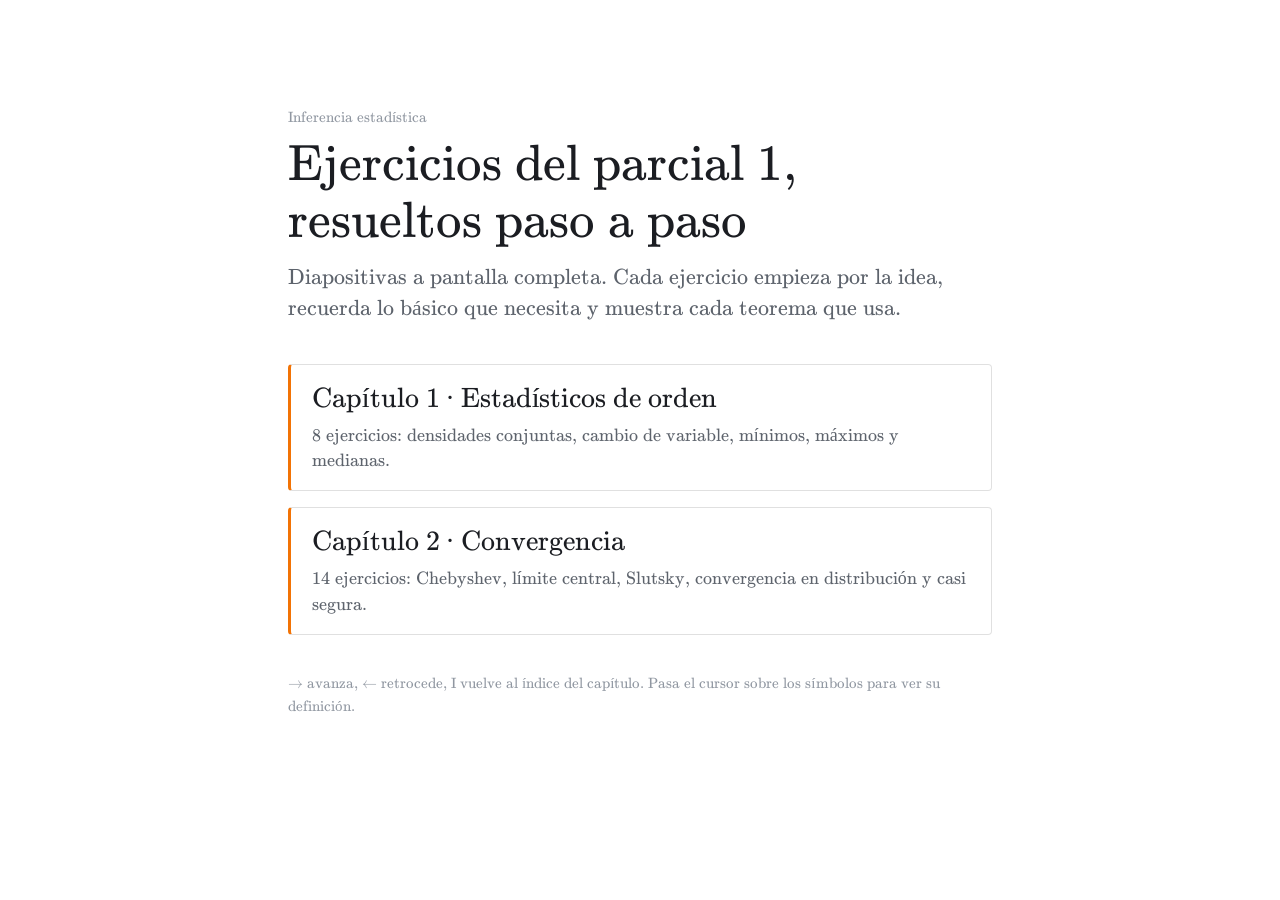
<file: index.html>
<!doctype html>
<html lang="es">
<head>
<meta charset="utf-8">
<meta name="viewport" content="width=device-width, initial-scale=1, viewport-fit=cover">
<title>Inferencia estadística · Parcial 1</title>
<style>
  @font-face { font-family: "KaTeX_Main"; src: url([data-uri]) format("woff2"); font-style: normal; font-weight: 400; }
  @font-face { font-family: "KaTeX_Main"; src: url([data-uri]) format("woff2"); font-style: italic; font-weight: 400; }
  :root { color-scheme: light; --page: #ffffff; --ink: #1b1d22; --muted: #9097a1; --soft: #5d636c; --highlight: #f27305; --line: #0000001f;
    --serif: "KaTeX_Main", "Latin Modern Roman", "Iowan Old Style", Georgia, serif; }
  html, body { background: var(--page); color: var(--ink); margin: 0; }
  body { font-family: var(--serif); padding: 0 16px; padding-block: 12vh 10vh; }
  main { max-width: 44em; margin: 0 auto; }
  .eyebrow { color: var(--muted); font-size: clamp(14px, 1.2vw, 20px); margin: 0 0 .6em; }
  h1 { font-weight: 400; font-size: clamp(32px, 4vw, 60px); line-height: 1.1; margin: 0; }
  .lead { color: var(--soft); font-size: clamp(18px, 1.7vw, 28px); line-height: 1.45; margin: .6em 0 1.8em; }
  a.ch { display: block; text-decoration: none; color: var(--ink); border: 1px solid var(--line); border-left: 3px solid var(--highlight); border-radius: 4px; padding: 1em 1.3em; margin-top: 1em; transition: background .2s; }
  a.ch:hover { background: #f273050f; }
  a.ch:focus-visible { outline: 2px solid #f2730580; outline-offset: 2px; }
  .ch-title { font-size: clamp(22px, 2.2vw, 36px); }
  .ch-desc { color: var(--soft); font-size: clamp(16px, 1.4vw, 22px); line-height: 1.45; margin-top: .3em; }
  .note { color: var(--muted); font-size: 15px; margin-top: 2.5em; line-height: 1.5; }
</style>
</head>
<body>
<main>
  <p class="eyebrow">Inferencia estadística</p>
  <h1>Ejercicios del parcial 1, resueltos paso a paso</h1>
  <p class="lead">Diapositivas a pantalla completa. Cada ejercicio empieza por la idea, recuerda lo básico que necesita y muestra cada teorema que usa.</p>
  <a class="ch" href="capitulo-1.html">
    <div class="ch-title">Capítulo 1 · Estadísticos de orden</div>
    <div class="ch-desc">8 ejercicios: densidades conjuntas, cambio de variable, mínimos, máximos y medianas.</div>
  </a>
  <a class="ch" href="capitulo-2.html">
    <div class="ch-title">Capítulo 2 · Convergencia</div>
    <div class="ch-desc">14 ejercicios: Chebyshev, límite central, Slutsky, convergencia en distribución y casi segura.</div>
  </a>
  <p class="note">→ avanza, ← retrocede, I vuelve al índice del capítulo. Pasa el cursor sobre los símbolos para ver su definición.</p>
</main>
</body>
</html>
</file>
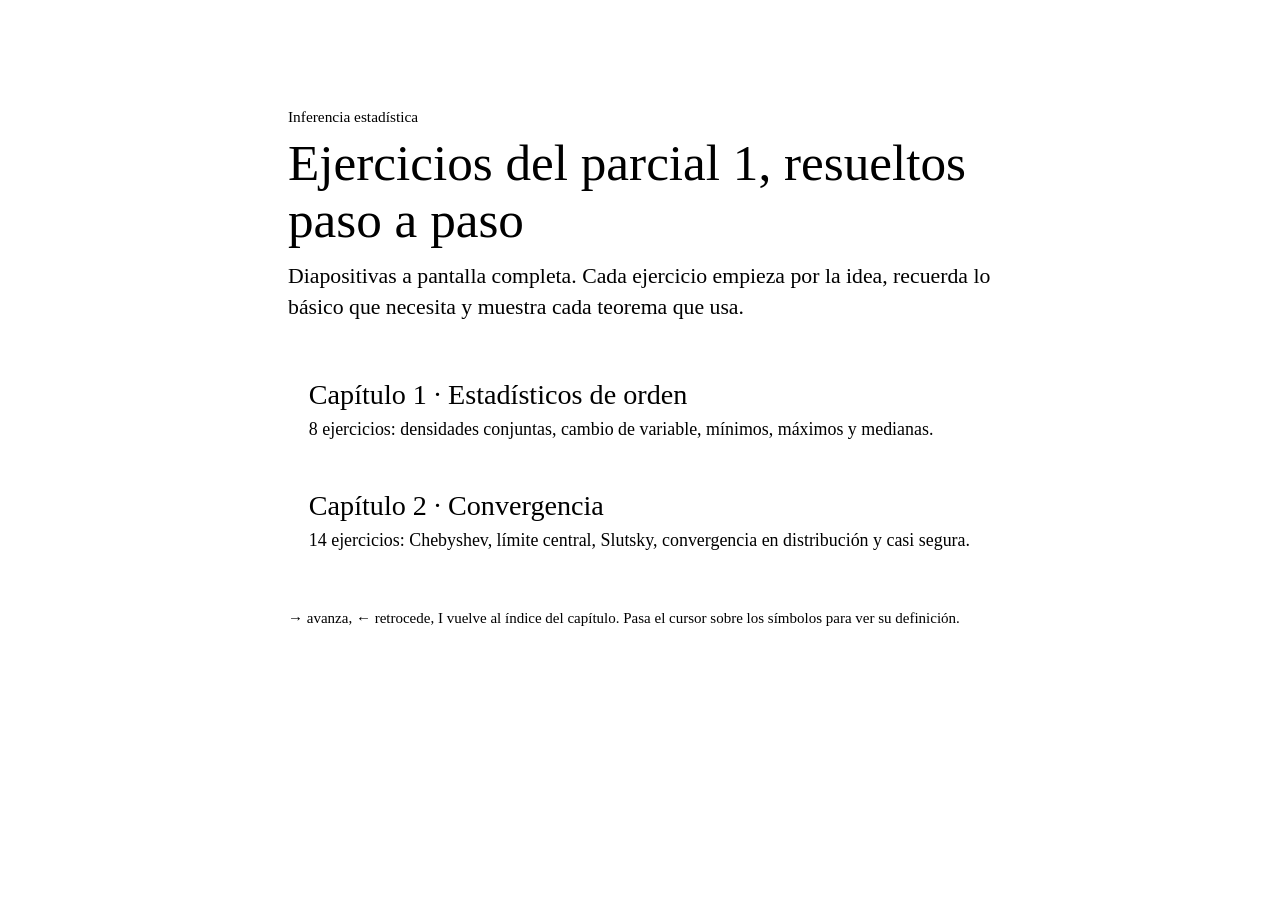
<file: fuente/portada.html>
<!doctype html>
<html lang="es">
<head>
<meta charset="utf-8">
<meta name="viewport" content="width=device-width, initial-scale=1, viewport-fit=cover">
<title>Inferencia estadística · Parcial 1</title>
<style>
__FONTS__
  :root { color-scheme: light; --page: #ffffff; --ink: #1b1d22; --muted: #9097a1; --soft: #5d636c; --highlight: #f27305; --line: #0000001f;
    --serif: "KaTeX_Main", "Latin Modern Roman", "Iowan Old Style", Georgia, serif; }
  html, body { background: var(--page); color: var(--ink); margin: 0; }
  body { font-family: var(--serif); padding: 0 16px; padding-block: 12vh 10vh; }
  main { max-width: 44em; margin: 0 auto; }
  .eyebrow { color: var(--muted); font-size: clamp(14px, 1.2vw, 20px); margin: 0 0 .6em; }
  h1 { font-weight: 400; font-size: clamp(32px, 4vw, 60px); line-height: 1.1; margin: 0; }
  .lead { color: var(--soft); font-size: clamp(18px, 1.7vw, 28px); line-height: 1.45; margin: .6em 0 1.8em; }
  a.ch { display: block; text-decoration: none; color: var(--ink); border: 1px solid var(--line); border-left: 3px solid var(--highlight); border-radius: 4px; padding: 1em 1.3em; margin-top: 1em; transition: background .2s; }
  a.ch:hover { background: #f273050f; }
  a.ch:focus-visible { outline: 2px solid #f2730580; outline-offset: 2px; }
  .ch-title { font-size: clamp(22px, 2.2vw, 36px); }
  .ch-desc { color: var(--soft); font-size: clamp(16px, 1.4vw, 22px); line-height: 1.45; margin-top: .3em; }
  .note { color: var(--muted); font-size: 15px; margin-top: 2.5em; line-height: 1.5; }
</style>
</head>
<body>
<main>
  <p class="eyebrow">Inferencia estadística</p>
  <h1>Ejercicios del parcial 1, resueltos paso a paso</h1>
  <p class="lead">Diapositivas a pantalla completa. Cada ejercicio empieza por la idea, recuerda lo básico que necesita y muestra cada teorema que usa.</p>
  <a class="ch" href="capitulo-1.html">
    <div class="ch-title">Capítulo 1 · Estadísticos de orden</div>
    <div class="ch-desc">8 ejercicios: densidades conjuntas, cambio de variable, mínimos, máximos y medianas.</div>
  </a>
  <a class="ch" href="capitulo-2.html">
    <div class="ch-title">Capítulo 2 · Convergencia</div>
    <div class="ch-desc">14 ejercicios: Chebyshev, límite central, Slutsky, convergencia en distribución y casi segura.</div>
  </a>
  <p class="note">→ avanza, ← retrocede, I vuelve al índice del capítulo. Pasa el cursor sobre los símbolos para ver su definición.</p>
</main>
</body>
</html>
</file>
